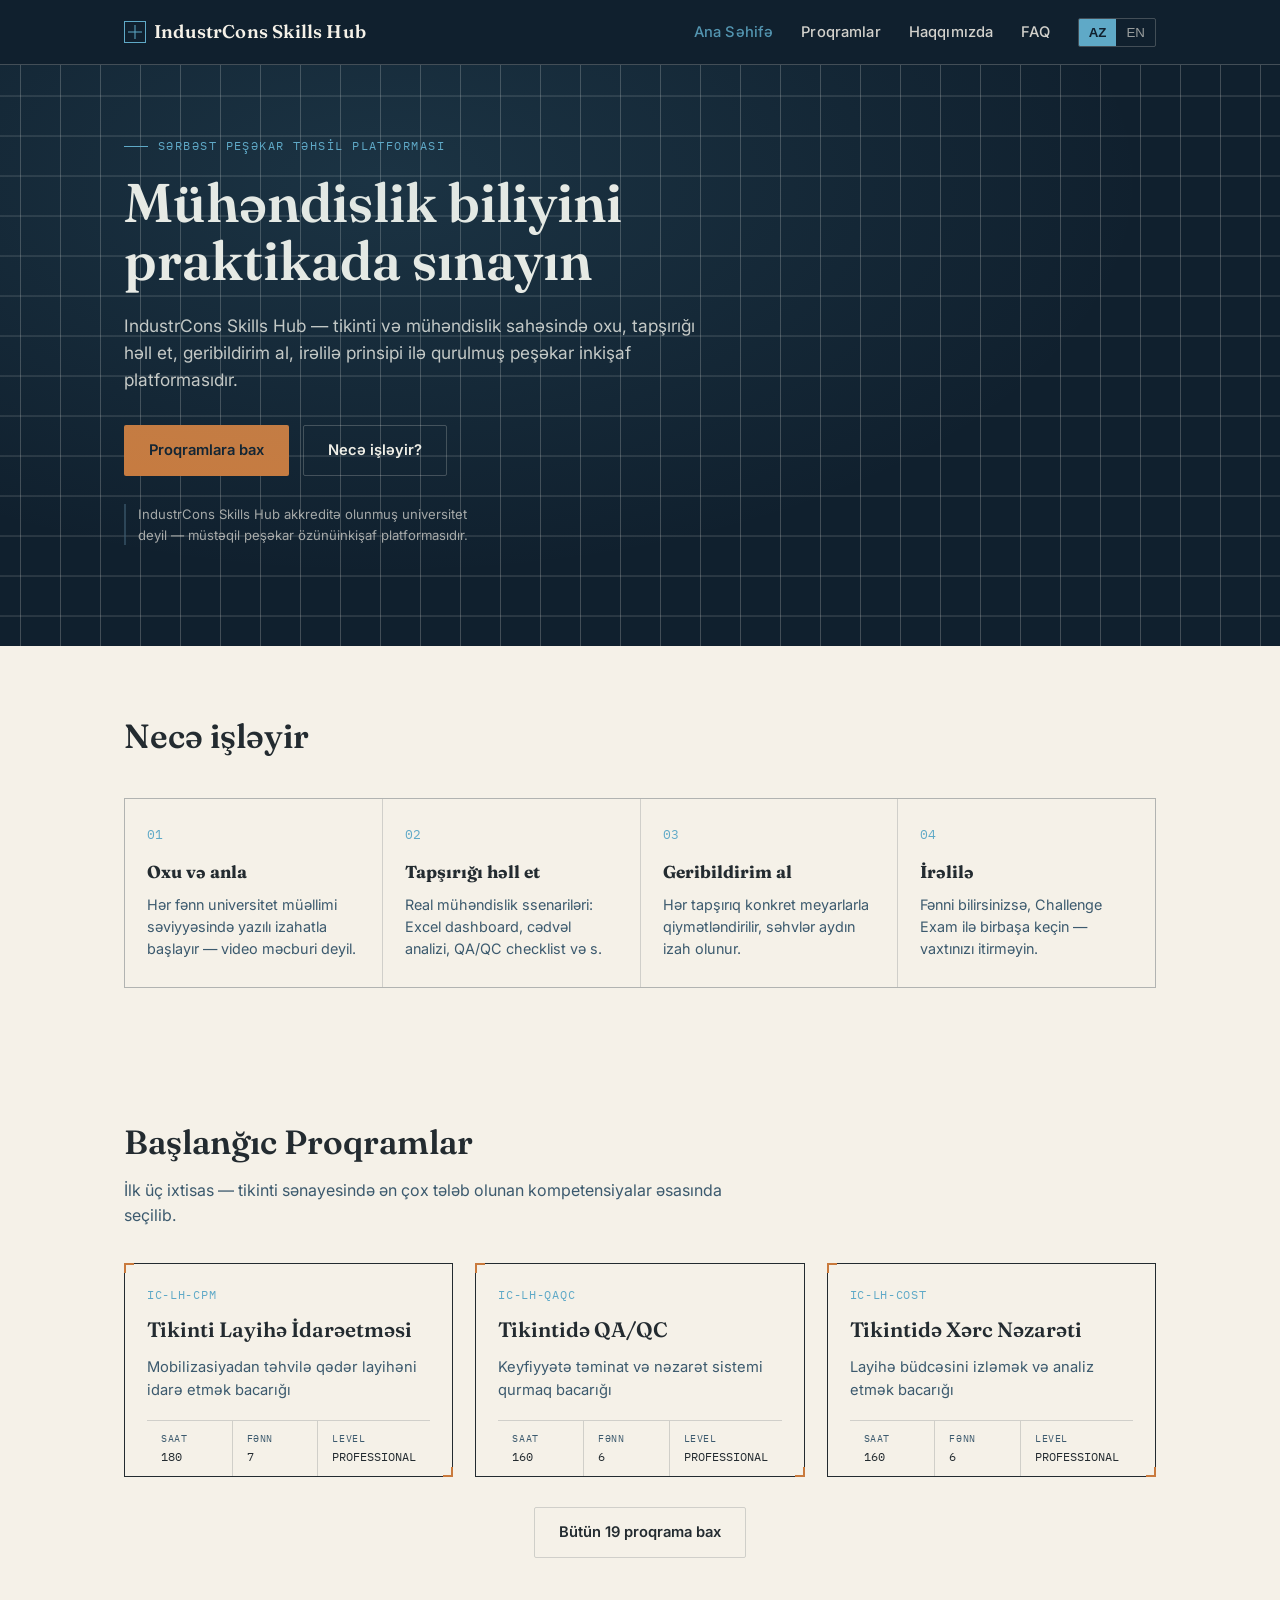
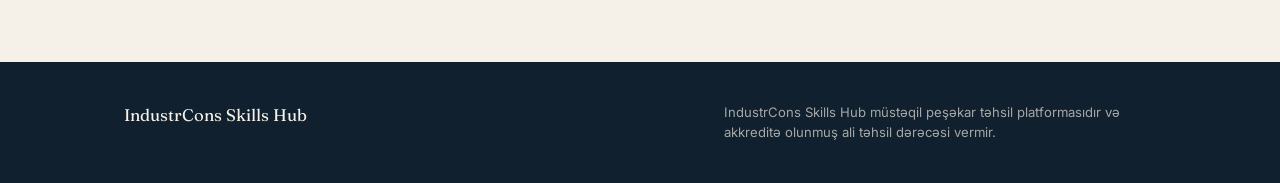
<file: index.html>
<!doctype html>
<html lang="az">
<head>
<meta charset="utf-8">
<meta name="viewport" content="width=device-width, initial-scale=1">
<title>IndustrCons Skills Hub</title>
<link rel="stylesheet" href="css/style.css">
</head>
<body>

<header id="site-header" class="site-header"></header>

<section class="hero">
  <div class="wrap">
    <div class="eyebrow" data-i18n="hero_eyebrow"></div>
    <h1 data-i18n="hero_title"></h1>
    <p class="sub" data-i18n="hero_sub"></p>
    <div class="hero-ctas">
      <a class="btn btn-primary" href="programs.html" data-i18n="hero_cta_primary"></a>
      <a class="btn btn-ghost" href="#how" data-i18n="hero_cta_secondary"></a>
    </div>
    <p class="hero-note" data-i18n="hero_note"></p>
  </div>
</section>

<section id="how">
  <div class="wrap">
    <div class="section-head">
      <h2 data-i18n="how_title"></h2>
    </div>
    <div class="how-grid">
      <div class="how-item"><div class="how-num">01</div><h3 data-i18n="how_1_t"></h3><p data-i18n="how_1_d"></p></div>
      <div class="how-item"><div class="how-num">02</div><h3 data-i18n="how_2_t"></h3><p data-i18n="how_2_d"></p></div>
      <div class="how-item"><div class="how-num">03</div><h3 data-i18n="how_3_t"></h3><p data-i18n="how_3_d"></p></div>
      <div class="how-item"><div class="how-num">04</div><h3 data-i18n="how_4_t"></h3><p data-i18n="how_4_d"></p></div>
    </div>
  </div>
</section>

<section>
  <div class="wrap">
    <div class="section-head">
      <h2 data-i18n="programs_title"></h2>
      <p data-i18n="programs_sub"></p>
    </div>
    <div class="card-grid" id="program-cards"></div>
    <div class="center" style="margin-top:30px;">
      <a class="btn btn-ghost" href="programs.html" id="see-all-link" style="border-color:var(--line);color:var(--graphite);"></a>
    </div>
  </div>
</section>

<footer id="site-footer" class="site-footer"></footer>

<script src="js/data.js"></script>
<script src="js/i18n.js"></script>
<script src="js/app.js"></script>
<script>
  document.documentElement.lang = getLang();
  initShell('home');

  const grid = document.getElementById('program-cards');
  const starterIds = ['cpm', 'qaqc', 'cost'];
  DB.programs.filter(p => starterIds.includes(p.id)).forEach(p => {
    const a = document.createElement('a');
    a.className = 'tb-card';
    a.href = `program.html?id=${p.id}`;
    a.innerHTML = `
      <div class="tb-corner tl"></div><div class="tb-corner br"></div>
      <div class="tb-code">${p.code}</div>
      <h3>${p.title[getLang()]}</h3>
      <p class="desc">${p.tagline[getLang()]}</p>
      <div class="tb-stamp">
        <div><span class="k">${t('program_hours')}</span>${p.hours}</div>
        <div><span class="k">${t('program_subjects')}</span>${p.subjects.length}</div>
        <div><span class="k">Level</span>${p.level}</div>
      </div>`;
    grid.appendChild(a);
  });
  const seeAll = document.getElementById('see-all-link');
  seeAll.textContent = getLang() === 'en'
    ? `See all ${DB.programs.length} programs`
    : `Bütün ${DB.programs.length} proqrama bax`;
</script>
</body>
</html>
</file>
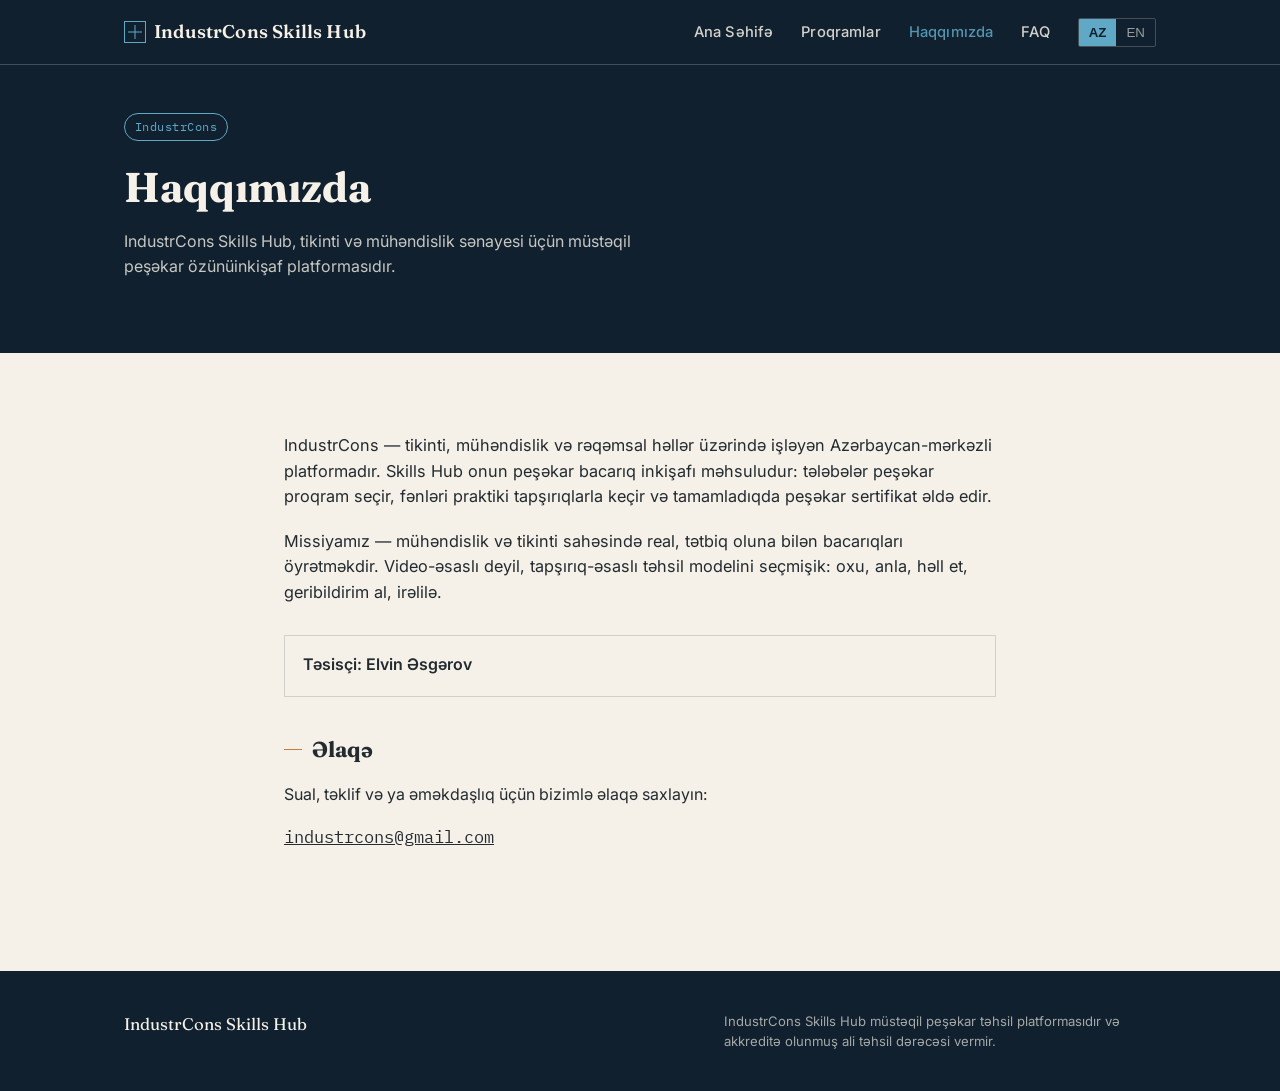
<file: about.html>
<!doctype html>
<html lang="az">
<head>
<meta charset="utf-8">
<meta name="viewport" content="width=device-width, initial-scale=1">
<title>About — IndustrCons Skills Hub</title>
<link rel="stylesheet" href="css/style.css">
</head>
<body>

<header id="site-header" class="site-header"></header>

<div class="detail-hero">
  <div class="wrap">
    <span class="pill">IndustrCons</span>
    <h1 data-i18n="about_title"></h1>
    <p class="tagline" data-i18n="about_lead"></p>
  </div>
</div>

<section>
  <div class="wrap" style="max-width:760px;">
    <p style="font-size:1.02rem;margin-bottom:20px;" data-i18n="about_body_1"></p>
    <p style="font-size:1.02rem;margin-bottom:30px;" data-i18n="about_body_2"></p>

    <div class="resource-card">
      <div class="r-title" data-i18n="about_founder"></div>
    </div>

    <div class="block" style="margin-top:36px;">
      <h2 data-i18n="contact_email_label"></h2>
      <p data-i18n="about_contact_lead"></p>
      <p style="font-family:var(--mono);font-size:1.05rem;">
        <a href="mailto:industrcons@gmail.com">industrcons@gmail.com</a>
      </p>
    </div>
  </div>
</section>

<footer id="site-footer" class="site-footer"></footer>

<script src="js/data.js"></script>
<script src="js/i18n.js"></script>
<script src="js/app.js"></script>
<script>
  document.documentElement.lang = getLang();
  initShell('about');
</script>
</body>
</html>
</file>
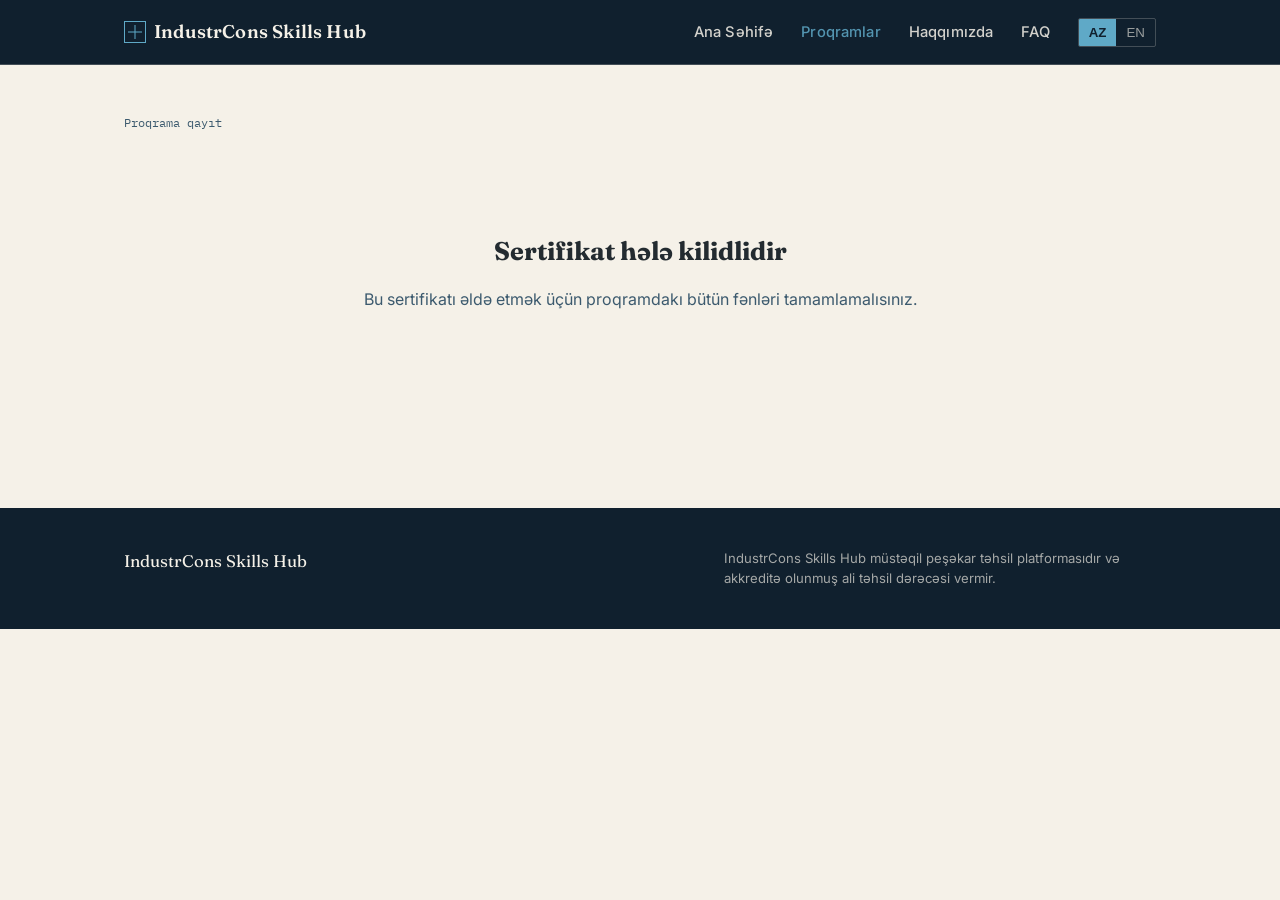
<file: certificate.html>
<!doctype html>
<html lang="az">
<head>
<meta charset="utf-8">
<meta name="viewport" content="width=device-width, initial-scale=1">
<title>Certificate — IndustrCons Skills Hub</title>
<link rel="stylesheet" href="css/style.css">
<style>
  .cert-page { padding: 48px 0 80px; }
  .cert-poster {
    background: var(--paper);
    border: 3px solid var(--ink);
    position: relative;
    padding: 56px 48px;
    max-width: 900px;
    margin: 0 auto;
  }
  .cert-poster::before {
    content: ""; position: absolute; inset: 12px;
    border: 1px solid var(--cyan);
    pointer-events: none;
  }
  .cert-inner { position: relative; text-align: center; }
  .cert-brand { display: flex; align-items: center; justify-content: center; gap: 10px; margin-bottom: 6px; }
  .cert-brand .mark { width: 26px; height: 26px; border: 2px solid var(--amber); position: relative; }
  .cert-brand .mark::before, .cert-brand .mark::after { content: ""; position: absolute; background: var(--amber); }
  .cert-brand .mark::before { top: 50%; left: 3px; right: 3px; height: 2px; transform: translateY(-50%); }
  .cert-brand .mark::after { left: 50%; top: 3px; bottom: 3px; width: 2px; transform: translateX(-50%); }
  .cert-brand span { font-family: var(--serif); font-weight: 600; font-size: 1.1rem; letter-spacing: 0.02em; }
  .cert-tagline { font-family: var(--mono); font-size: 0.68rem; color: var(--steel); letter-spacing: 0.06em; margin-bottom: 24px; }
  .cert-kicker { font-family: var(--mono); font-size: 0.75rem; letter-spacing: 0.14em; text-transform: uppercase; color: var(--cyan); margin-bottom: 10px; }
  .cert-title { font-family: var(--serif); font-weight: 600; font-size: 2rem; margin: 0 0 30px; }
  .cert-statement { color: var(--steel); font-size: 0.95rem; margin: 0 0 6px; }
  .cert-name { font-family: var(--serif); font-size: 1.9rem; font-weight: 600; margin: 8px 0 20px; padding-bottom: 10px; border-bottom: 2px solid var(--ink); display: inline-block; min-width: 60%; }
  .cert-program { font-family: var(--serif); font-size: 1.4rem; font-weight: 600; margin: 6px 0 30px; color: var(--steel); }
  .cert-meta {
    display: flex; justify-content: center; gap: 34px; flex-wrap: wrap;
    border-top: 1px solid var(--line); border-bottom: 1px solid var(--line);
    padding: 20px 0; margin-bottom: 26px;
  }
  .cert-meta div { text-align: center; }
  .cert-meta .k { font-family: var(--mono); font-size: 0.62rem; text-transform: uppercase; letter-spacing: 0.07em; color: var(--steel); display: block; margin-bottom: 4px; }
  .cert-meta .v { font-family: var(--mono); font-size: 0.88rem; color: var(--ink); }
  .cert-sign-row { display: flex; justify-content: space-between; align-items: flex-end; margin: 30px 0 10px; text-align: left; flex-wrap: wrap; gap: 20px; }
  .cert-sign-name { font-family: 'Fraunces', serif; font-style: italic; font-size: 1.3rem; border-bottom: 1px solid var(--graphite); padding-bottom: 4px; margin-bottom: 4px; display: inline-block; }
  .cert-sign-role { font-size: 0.78rem; color: var(--steel); }
  .cert-qr img { width: 96px; height: 96px; border: 1px solid var(--line); }
  .cert-linkedin { font-family: var(--mono); font-size: 0.78rem; color: var(--cyan); margin-bottom: 8px; }
  .cert-verify-note { font-size: 0.76rem; color: var(--steel); max-width: 50ch; margin: 0 auto 4px; }
  .cert-disclaimer { font-size: 0.7rem; color: var(--steel); max-width: 56ch; margin: 16px auto 0; opacity: 0.8; }
  .cert-actions { text-align: center; margin-top: 28px; display: flex; gap: 12px; justify-content: center; flex-wrap: wrap; }

  .name-gate { max-width: 480px; margin: 60px auto; text-align: center; }
  .name-gate input {
    width: 100%; padding: 14px 16px; font-family: var(--serif); font-size: 1.2rem; text-align: center;
    border: 1px solid var(--graphite); margin: 18px 0; background: var(--paper);
  }
  .share-box { max-width: 640px; margin: 40px auto 0; border: 1px solid var(--line); padding: 24px; }
  .share-box h3 { font-family: var(--serif); margin: 0 0 8px; }
  .share-box textarea {
    width: 100%; min-height: 160px; font-family: var(--sans); font-size: 0.86rem; padding: 12px;
    border: 1px solid var(--line); margin: 14px 0; resize: vertical;
  }

  @media print {
    .site-header, .site-footer, .cert-actions, .breadcrumb-row, .share-box, .name-gate { display: none !important; }
    body { background: white; }
    section.cert-page { padding: 0; }
    .cert-poster { border-width: 2px; box-shadow: none; }
  }
</style>
</head>
<body>

<header id="site-header" class="site-header"></header>

<section class="cert-page">
  <div class="wrap">
    <div class="breadcrumb breadcrumb-row"><a href="#" id="back-link" data-i18n="dip_back_to_program"></a></div>

    <div id="locked-view" style="display:none;text-align:center;padding:60px 20px;">
      <h1 style="font-family:var(--serif);font-size:1.6rem;margin-bottom:12px;" data-i18n="dip_locked_title"></h1>
      <p class="muted" data-i18n="dip_locked_body"></p>
    </div>

    <div id="name-gate" class="name-gate" style="display:none;">
      <div class="cert-kicker" data-i18n="dip_kicker" style="text-align:center;"></div>
      <h1 style="font-family:var(--serif);font-size:1.5rem;" id="name-gate-title"></h1>
      <p class="muted" data-i18n="dip_name_prompt"></p>
      <input type="text" id="name-gate-input" data-i18n-placeholder="dip_name_placeholder">
      <p style="font-size:0.8rem;color:var(--steel);" data-i18n="dip_name_note"></p>
      <button class="btn btn-primary" id="name-gate-confirm" data-i18n="dip_confirm_name"></button>
    </div>

    <div id="cert-view" style="display:none;">
      <div class="cert-poster">
        <div class="cert-inner">
          <div class="cert-brand"><span class="mark"></span><span id="cert-brand-text"></span></div>
          <div class="cert-tagline" id="cert-tagline"></div>
          <div class="cert-kicker" data-i18n="dip_kicker"></div>
          <h1 class="cert-title" id="cert-title"></h1>

          <p class="cert-statement" id="cert-awarded-to"></p>
          <div class="cert-name" id="cert-name"></div>
          <p class="cert-statement" id="cert-awarded-for"></p>
          <p class="cert-program" id="cert-program"></p>

          <div class="cert-meta">
            <div><span class="k" data-i18n="dip_cred_label"></span><span class="v" id="cert-id"></span></div>
            <div><span class="k" data-i18n="dip_verify_code_label"></span><span class="v" id="cert-vcode"></span></div>
            <div><span class="k" data-i18n="dip_date_label"></span><span class="v" id="cert-date"></span></div>
            <div><span class="k" data-i18n="dip_level_label"></span><span class="v" id="cert-level"></span></div>
          </div>

          <div class="cert-sign-row">
            <div>
              <div class="cert-sign-name" id="cert-founder-name"></div>
              <div class="cert-sign-role" id="cert-founder-role"></div>
            </div>
            <div class="cert-qr"><img id="cert-qr-img" alt="QR"></div>
          </div>

          <div class="cert-linkedin" id="cert-linkedin"></div>
          <p class="cert-verify-note" data-i18n="dip_verify_note"></p>
          <p class="cert-disclaimer" data-i18n="dip_disclaimer"></p>
        </div>
      </div>

      <div class="cert-actions">
        <button class="btn btn-primary" id="print-btn" data-i18n="dip_print"></button>
        <a class="btn btn-ghost" id="verify-btn" href="#" target="_blank" data-i18n="dip_verify_btn"></a>
      </div>

      <div class="share-box">
        <h3 data-i18n="share_title"></h3>
        <p class="muted" data-i18n="share_lead"></p>
        <textarea id="share-text" readonly></textarea>
        <div style="display:flex;gap:10px;flex-wrap:wrap;">
          <button class="btn btn-primary" id="copy-post-btn" data-i18n="share_copy_btn"></button>
          <a class="btn btn-ghost" id="linkedin-open-btn" href="#" target="_blank" data-i18n="share_open_btn"></a>
        </div>
      </div>
    </div>
  </div>
</section>

<footer id="site-footer" class="site-footer"></footer>

<script src="js/data.js"></script>
<script src="js/i18n.js"></script>
<script src="js/app.js"></script>
<script>
  document.documentElement.lang = getLang();
  initShell('programs');

  const params = new URLSearchParams(location.search);
  const prog = DB.programs.find(p => p.id === params.get('program'));
  const lang = getLang();
  document.getElementById('back-link').href = prog ? `program.html?id=${prog.id}` : 'programs.html';

  if (!prog) {
    document.getElementById('locked-view').style.display = 'block';
  } else {
    const comp = programCompletion(prog);
    if (!comp.complete) {
      document.getElementById('locked-view').style.display = 'block';
    } else {
      const rec = getDiplomaRecord(prog);

      if (!rec.name) {
        document.getElementById('name-gate').style.display = 'block';
        document.getElementById('name-gate-title').textContent = t('dip_title_prefix');
        const input = document.getElementById('name-gate-input');
        input.placeholder = t('dip_name_placeholder');
        document.getElementById('name-gate-confirm').addEventListener('click', () => {
          const val = input.value.trim();
          if (!val) { input.focus(); return; }
          saveDiplomaName(rec.certId, val);
          location.reload();
        });
      } else {
        renderCert(rec);
      }
    }
  }

  function renderCert(rec) {
    document.getElementById('cert-view').style.display = 'block';

    document.getElementById('cert-brand-text').textContent = t('brand');
    document.getElementById('cert-tagline').textContent = t('brand_tagline');
    document.getElementById('cert-title').textContent = t('dip_title_prefix');
    document.getElementById('cert-awarded-to').textContent = t('dip_awarded_to');
    document.getElementById('cert-name').textContent = rec.name;
    document.getElementById('cert-awarded-for').textContent = t('dip_awarded_for');
    document.getElementById('cert-program').textContent = prog.title[lang];
    document.getElementById('cert-id').textContent = rec.certId;
    document.getElementById('cert-vcode').textContent = rec.verifyCode;
    document.getElementById('cert-date').textContent = formatFullDate(rec.date, lang);
    document.getElementById('cert-level').textContent = rec.level;
    document.getElementById('cert-founder-name').textContent = t('dip_founder');
    document.getElementById('cert-founder-role').textContent = `${t('dip_founder_title')} — ${t('dip_founder_org')}`;
    document.getElementById('cert-linkedin').textContent = 'IndustrCons — linkedin.com/company/industrcons';

    const verifyUrl = `${location.origin}${location.pathname.replace(/certificate\.html.*$/, '')}verify.html?id=${rec.certId}`;
    document.getElementById('cert-qr-img').src = `https://api.qrserver.com/v1/create-qr-code/?size=180x180&data=${encodeURIComponent(verifyUrl)}`;
    document.getElementById('verify-btn').href = verifyUrl;

    document.getElementById('print-btn').addEventListener('click', () => window.print());

    const postText = buildLinkedInPost(prog, rec, lang);
    document.getElementById('share-text').value = postText;
    document.getElementById('copy-post-btn').addEventListener('click', () => {
      navigator.clipboard.writeText(postText).then(() => {
        const btn = document.getElementById('copy-post-btn');
        const old = btn.textContent;
        btn.textContent = t('share_copied');
        setTimeout(() => btn.textContent = old, 1600);
      });
    });
    document.getElementById('linkedin-open-btn').href = `https://www.linkedin.com/sharing/share-offsite/?url=${encodeURIComponent(verifyUrl)}`;
  }
</script>
</body>
</html>
</file>
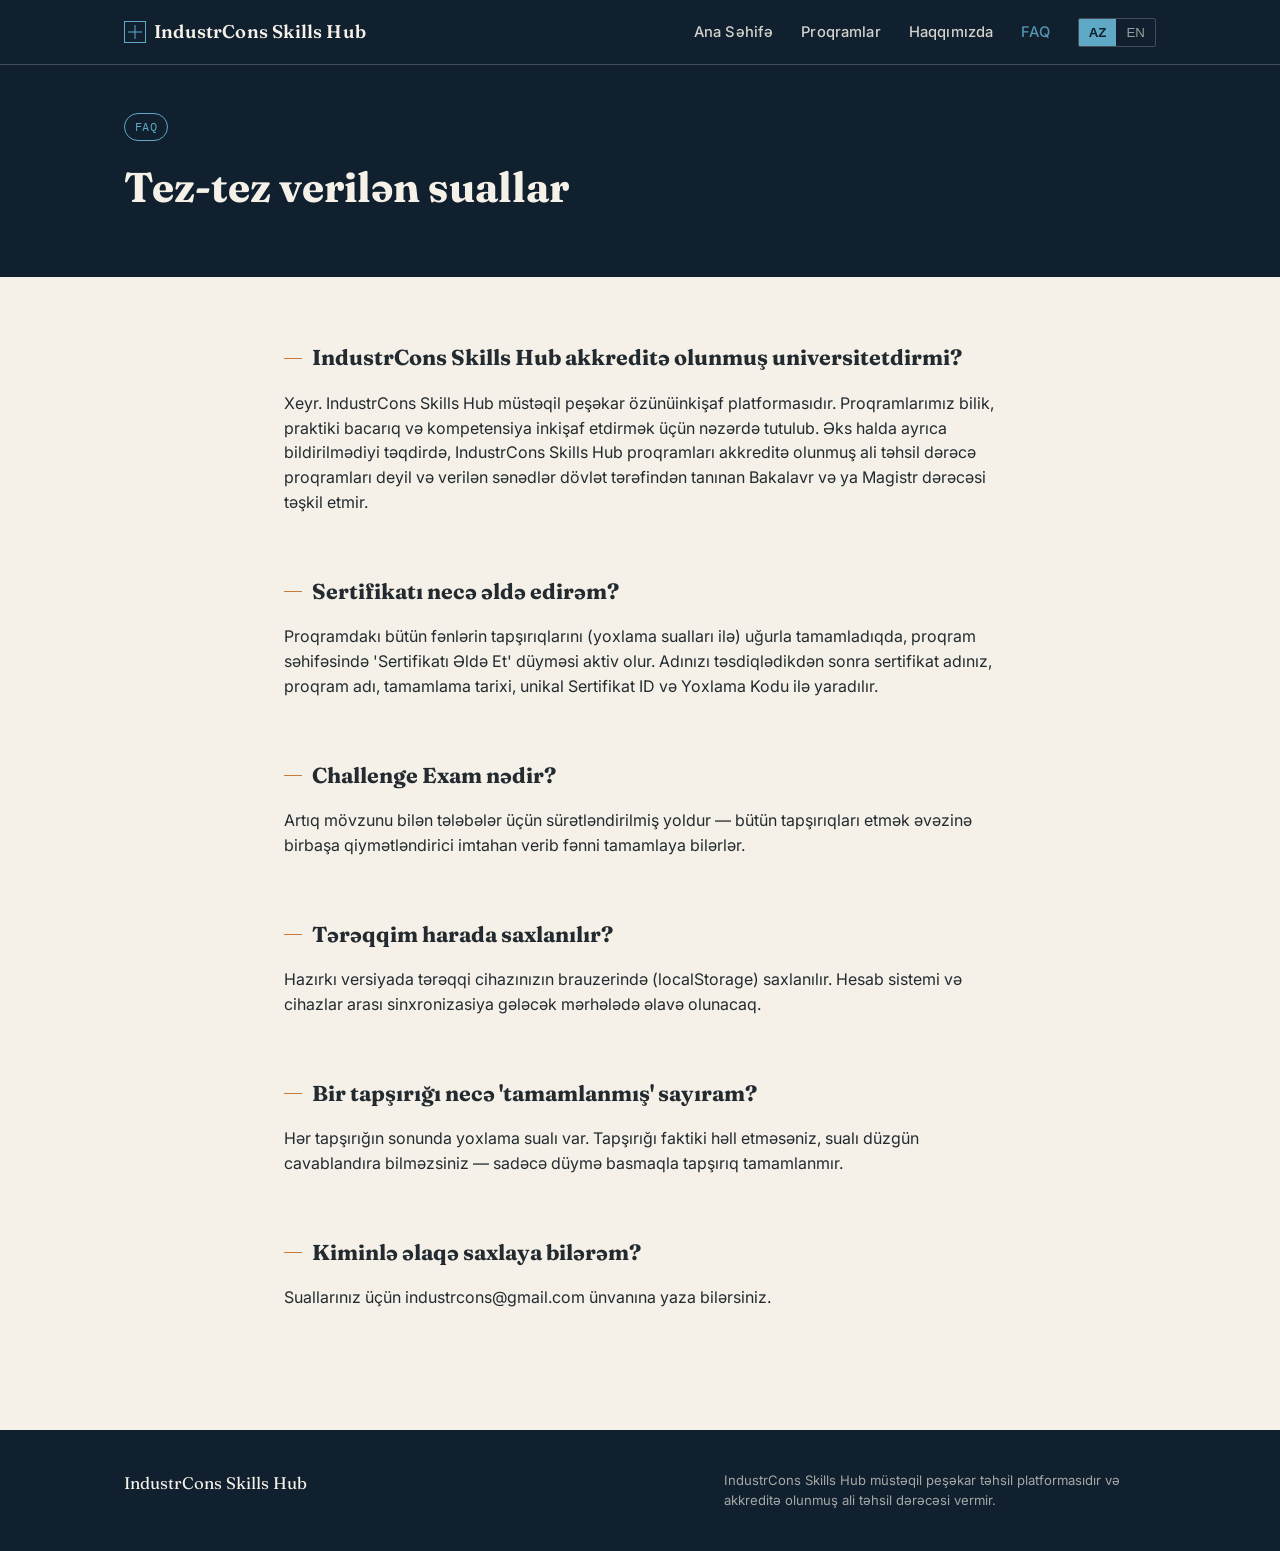
<file: faq.html>
<!doctype html>
<html lang="az">
<head>
<meta charset="utf-8">
<meta name="viewport" content="width=device-width, initial-scale=1">
<title>FAQ — IndustrCons Skills Hub</title>
<link rel="stylesheet" href="css/style.css">
</head>
<body>

<header id="site-header" class="site-header"></header>

<div class="detail-hero">
  <div class="wrap">
    <span class="pill">FAQ</span>
    <h1 data-i18n="faq_title"></h1>
  </div>
</div>

<section>
  <div class="wrap" style="max-width:760px;">
    <div class="stack" id="faq-list"></div>
  </div>
</section>

<footer id="site-footer" class="site-footer"></footer>

<script src="js/data.js"></script>
<script src="js/i18n.js"></script>
<script src="js/app.js"></script>
<script>
  document.documentElement.lang = getLang();
  initShell('faq');

  const items = [
    ['faq_q1','faq_a1'], ['faq_q2','faq_a2'], ['faq_q3','faq_a3'],
    ['faq_q4','faq_a4'], ['faq_q5','faq_a5'], ['faq_q6','faq_a6']
  ];
  const list = document.getElementById('faq-list');
  items.forEach(([q, a]) => {
    const div = document.createElement('div');
    div.className = 'block';
    div.innerHTML = `<h2>${t(q)}</h2><p>${t(a)}</p>`;
    list.appendChild(div);
  });
</script>
</body>
</html>
</file>
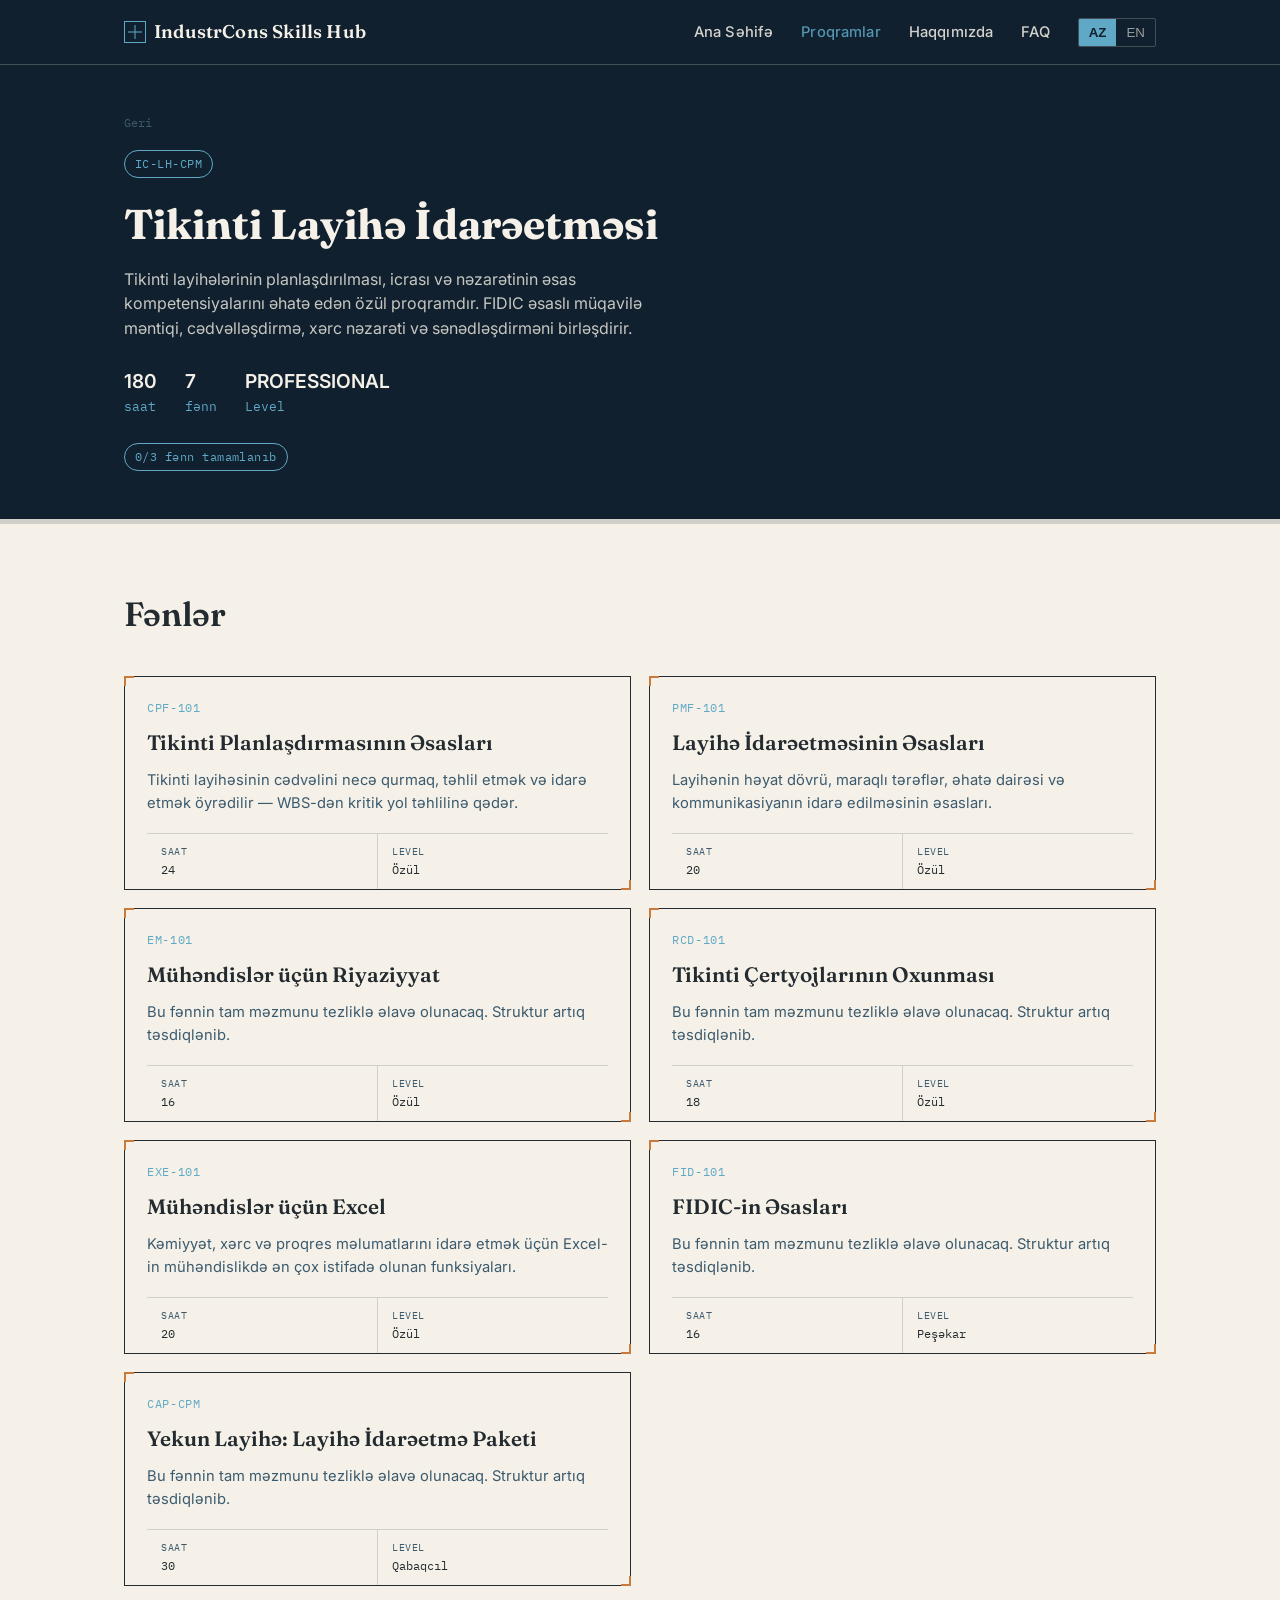
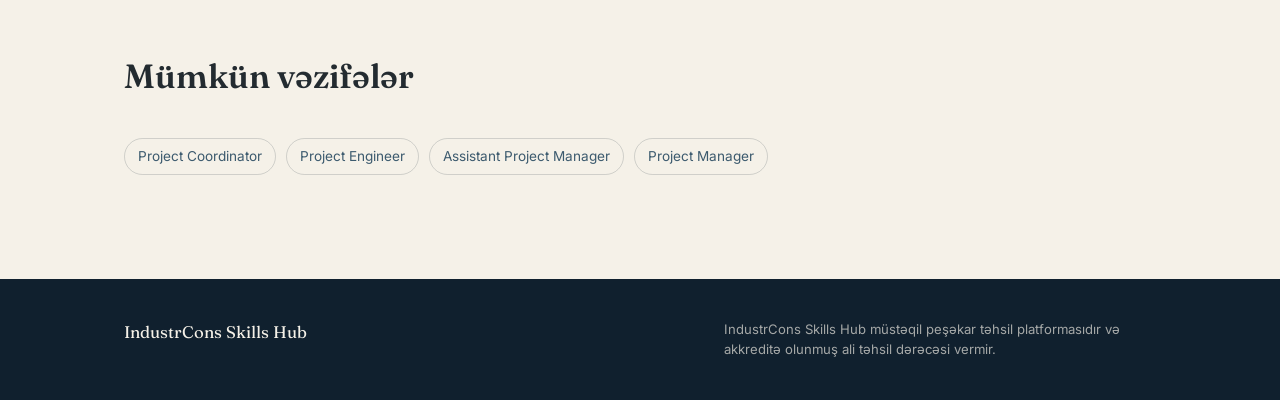
<file: program.html>
<!doctype html>
<html lang="az">
<head>
<meta charset="utf-8">
<meta name="viewport" content="width=device-width, initial-scale=1">
<title>Program — IndustrCons Skills Hub</title>
<link rel="stylesheet" href="css/style.css">
</head>
<body>

<header id="site-header" class="site-header"></header>

<div class="detail-hero">
  <div class="wrap">
    <div class="breadcrumb"><a href="programs.html" data-i18n="back"></a></div>
    <span class="pill" id="p-code"></span>
    <h1 id="p-title"></h1>
    <p class="tagline" id="p-desc"></p>
    <div class="meta-row" id="p-meta"></div>
    <div id="diploma-cta" style="margin-top:26px;"></div>
  </div>
</div>
<div class="progress-track"><div class="progress-fill" id="prog-fill"></div></div>

<section>
  <div class="wrap">
    <div class="section-head">
      <h2 data-i18n="subjects_title"></h2>
    </div>
    <div class="subject-grid" id="subject-cards"></div>
  </div>
</section>

<section style="padding-top:0;">
  <div class="wrap">
    <div class="section-head">
      <h2 data-i18n="roles_title"></h2>
    </div>
    <div class="role-list" id="role-list"></div>
  </div>
</section>

<footer id="site-footer" class="site-footer"></footer>

<script src="js/data.js"></script>
<script src="js/i18n.js"></script>
<script src="js/app.js"></script>
<script>
  document.documentElement.lang = getLang();
  initShell('programs');

  const params = new URLSearchParams(location.search);
  const prog = DB.programs.find(p => p.id === params.get('id')) || DB.programs[0];
  const lang = getLang();

  document.getElementById('p-code').textContent = prog.code;
  document.getElementById('p-title').textContent = prog.title[lang];
  document.getElementById('p-desc').textContent = prog.description[lang];
  document.getElementById('p-meta').innerHTML = `
    <span><b>${prog.hours}</b>${t('program_hours')}</span>
    <span><b>${prog.subjects.length}</b>${t('program_subjects')}</span>
    <span><b>${prog.level}</b>Level</span>`;

  const sgrid = document.getElementById('subject-cards');
  prog.subjects.forEach(sid => {
    const s = DB.subjects[sid];
    if (!s) return;
    const a = document.createElement('a');
    a.className = 'tb-card';
    a.href = `subject.html?id=${sid}`;
    a.innerHTML = `
      <div class="tb-corner tl"></div><div class="tb-corner br"></div>
      <div class="tb-code">${s.code}</div>
      <h3>${s.title[lang]}</h3>
      <p class="desc">${(s.description && s.description[lang]) || (s.stub ? t('coming_soon') : '')}</p>
      <div class="tb-stamp">
        <div><span class="k">${t('program_hours')}</span>${s.hours}</div>
        <div><span class="k">Level</span>${difficultyLabel(s.difficulty)}</div>
      </div>`;
    sgrid.appendChild(a);
  });

  const roles = document.getElementById('role-list');
  prog.roles.forEach(r => {
    const span = document.createElement('span');
    span.textContent = r;
    roles.appendChild(span);
  });

  const comp = programCompletion(prog);
  document.getElementById('prog-fill').style.width = comp.percent + '%';
  const cta = document.getElementById('diploma-cta');
  if (comp.complete) {
    cta.innerHTML = `<a class="btn btn-primary" href="certificate.html?program=${prog.id}">${t('get_diploma')}</a>`;
  } else if (comp.total > 0) {
    cta.innerHTML = `<span class="pill">${comp.done}/${comp.total} ${t('subjects_done_count')}</span>`;
  }
</script>
</body>
</html>
</file>
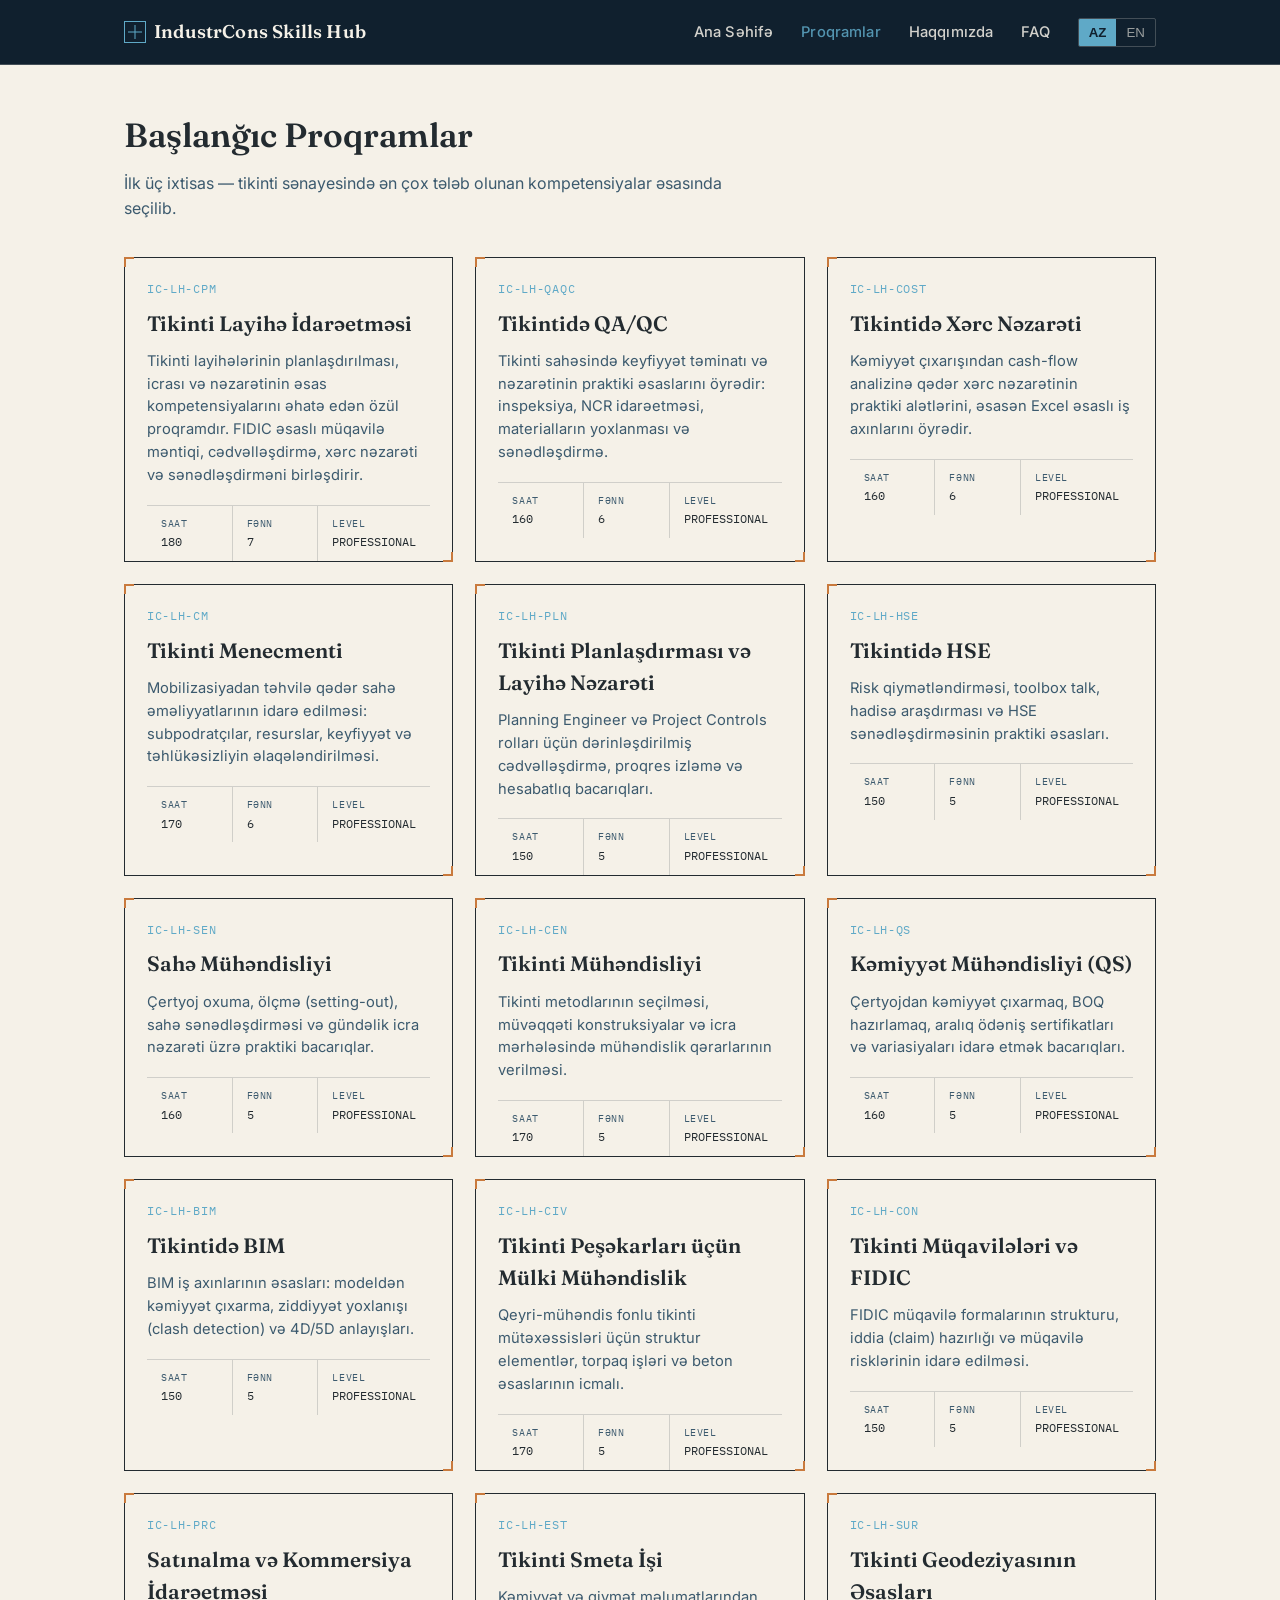
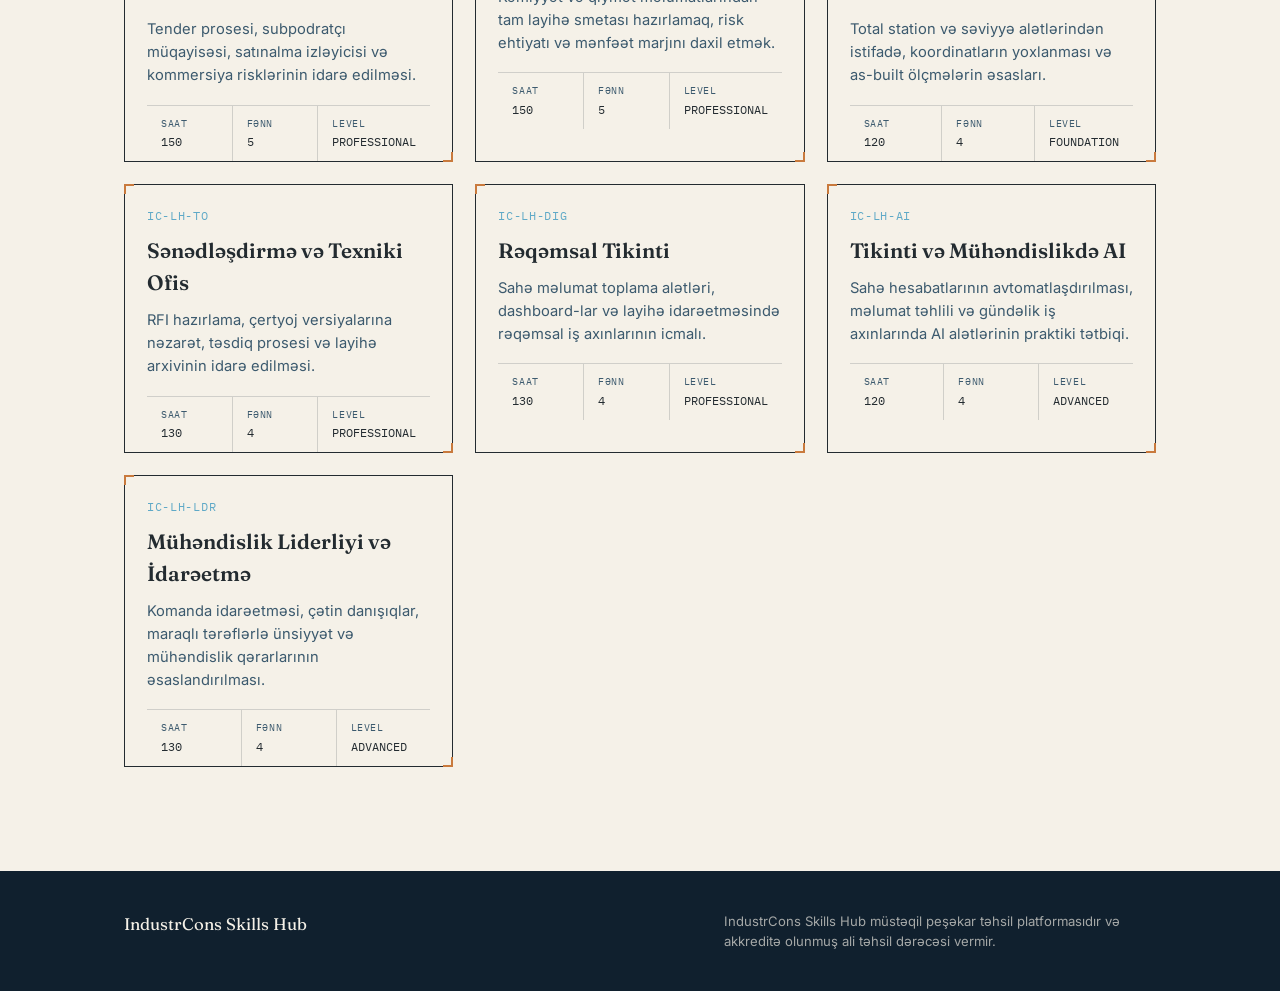
<file: programs.html>
<!doctype html>
<html lang="az">
<head>
<meta charset="utf-8">
<meta name="viewport" content="width=device-width, initial-scale=1">
<title>Programs — IndustrCons Skills Hub</title>
<link rel="stylesheet" href="css/style.css">
</head>
<body>

<header id="site-header" class="site-header"></header>

<section style="padding-top:44px;">
  <div class="wrap">
    <div class="section-head">
      <h2 data-i18n="programs_title"></h2>
      <p data-i18n="programs_sub"></p>
    </div>
    <div class="card-grid" id="program-cards"></div>
  </div>
</section>

<footer id="site-footer" class="site-footer"></footer>

<script src="js/data.js"></script>
<script src="js/i18n.js"></script>
<script src="js/app.js"></script>
<script>
  document.documentElement.lang = getLang();
  initShell('programs');

  const grid = document.getElementById('program-cards');
  DB.programs.forEach(p => {
    const a = document.createElement('a');
    a.className = 'tb-card';
    a.href = `program.html?id=${p.id}`;
    a.innerHTML = `
      <div class="tb-corner tl"></div><div class="tb-corner br"></div>
      <div class="tb-code">${p.code}</div>
      <h3>${p.title[getLang()]}</h3>
      <p class="desc">${p.description[getLang()]}</p>
      <div class="tb-stamp">
        <div><span class="k">${t('program_hours')}</span>${p.hours}</div>
        <div><span class="k">${t('program_subjects')}</span>${p.subjects.length}</div>
        <div><span class="k">Level</span>${p.level}</div>
      </div>`;
    grid.appendChild(a);
  });
</script>
</body>
</html>
</file>
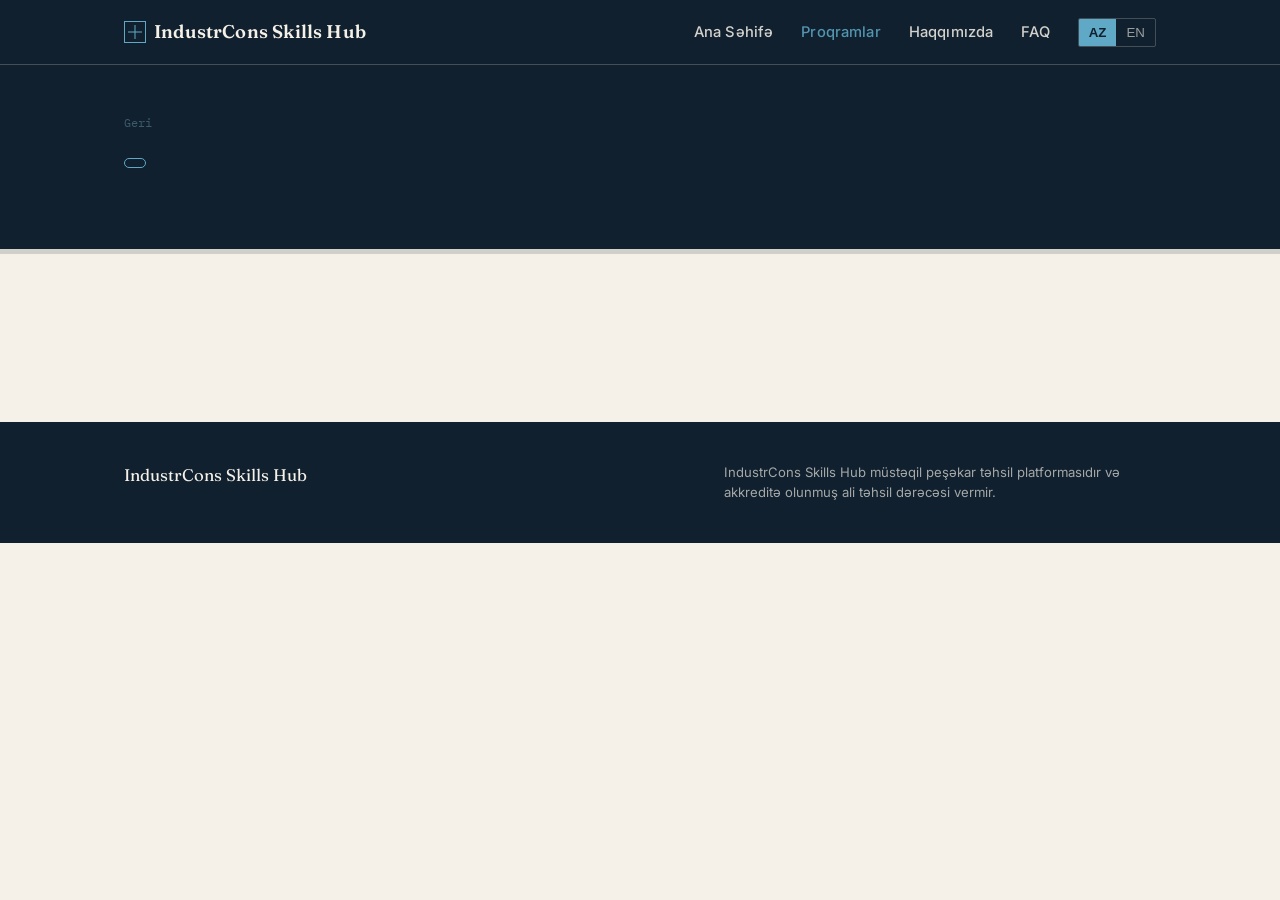
<file: subject.html>
<!doctype html>
<html lang="az">
<head>
<meta charset="utf-8">
<meta name="viewport" content="width=device-width, initial-scale=1">
<title>Subject — IndustrCons Skills Hub</title>
<link rel="stylesheet" href="css/style.css">
</head>
<body>

<header id="site-header" class="site-header"></header>

<div class="detail-hero">
  <div class="wrap">
    <div class="breadcrumb"><a href="#" id="p-back" data-i18n="back"></a></div>
    <span class="pill" id="s-code"></span>
    <h1 id="s-title"></h1>
    <p class="tagline" id="s-desc"></p>
    <div class="meta-row" id="s-meta"></div>
  </div>
</div>
<div class="progress-track"><div class="progress-fill" id="progress-fill"></div></div>

<section>
  <div class="wrap">
    <div id="path-choice" style="display:none;max-width:760px;margin:0 auto;">
      <div class="section-head center" style="margin:0 auto 28px;">
        <h2 data-i18n="two_paths_title"></h2>
      </div>
      <div class="card-grid" style="grid-template-columns:1fr 1fr;">
        <div class="tb-card" style="cursor:pointer;" id="choose-learn">
          <div class="tb-corner tl"></div><div class="tb-corner br"></div>
          <h3 data-i18n="path_learn_title"></h3>
          <p class="desc" data-i18n="path_learn_desc"></p>
          <div class="tb-stamp"><div style="text-align:center;"><span class="btn btn-primary btn-block" data-i18n="path_learn_btn"></span></div></div>
        </div>
        <div class="tb-card" style="cursor:pointer;" id="choose-challenge">
          <div class="tb-corner tl"></div><div class="tb-corner br"></div>
          <h3 data-i18n="path_challenge_title"></h3>
          <p class="desc" data-i18n="path_challenge_desc"></p>
          <div class="tb-stamp"><div style="text-align:center;"><span class="btn btn-ghost btn-block" data-i18n="path_challenge_btn"></span></div></div>
        </div>
      </div>
    </div>

    <div id="challenge-view" class="stack" style="display:none;max-width:700px;margin:0 auto;"></div>

    <div id="full-content" class="stack" style="display:none;">

      <div class="block">
        <h2 data-i18n="why_title"></h2>
        <p id="s-why"></p>
      </div>

      <div class="block">
        <h2 data-i18n="outcomes_title"></h2>
        <ul class="outcomes-list" id="s-outcomes"></ul>
      </div>

      <div class="block">
        <h2 data-i18n="modules_title"></h2>
        <ol class="module-list" id="s-modules"></ol>
      </div>

      <div class="block">
        <h2 data-i18n="resources_title"></h2>
        <div id="s-resources"></div>
      </div>

      <div class="block">
        <h2 data-i18n="tasks_title"></h2>
        <div id="s-tasks"></div>
      </div>

      <div class="block">
        <h2 data-i18n="assessment_title"></h2>
        <p id="s-assessment"></p>
        <p class="muted" id="s-challenge" style="margin-top:10px;font-size:0.9rem;"></p>
      </div>

    </div>

    <div id="stub-content" style="display:none;">
      <div class="coming-soon-box" data-i18n="coming_soon"></div>
    </div>
  </div>
</section>

<footer id="site-footer" class="site-footer"></footer>

<script src="js/data.js"></script>
<script src="js/i18n.js"></script>
<script src="js/app.js"></script>
<script>
  document.documentElement.lang = getLang();
  initShell('programs');

  const params = new URLSearchParams(location.search);
  const sid = params.get('id');
  const s = DB.subjects[sid];
  const lang = getLang();

  const parentProgram = DB.programs.find(p => p.subjects.includes(sid));
  document.getElementById('p-back').href = parentProgram ? `program.html?id=${parentProgram.id}` : 'programs.html';

  document.getElementById('s-code').textContent = s.code;
  document.getElementById('s-title').textContent = s.title[lang];
  document.getElementById('s-desc').textContent = (s.description && s.description[lang]) || '';
  document.getElementById('s-meta').innerHTML = `
    <span><b>${s.hours}</b>${t('program_hours')}</span>
    <span><b>${difficultyLabel(s.difficulty)}</b>Level</span>`;

  if (s.stub) {
    document.getElementById('stub-content').style.display = 'block';
  } else {
    const alreadyComplete = isSubjectComplete(sid);

    function showLearnView() {
      document.getElementById('path-choice').style.display = 'none';
      document.getElementById('challenge-view').style.display = 'none';
      document.getElementById('full-content').style.display = 'flex';
    }

    function showChallengeView() {
      document.getElementById('path-choice').style.display = 'none';
      document.getElementById('full-content').style.display = 'none';
      const cv = document.getElementById('challenge-view');
      cv.style.display = 'flex';
      cv.innerHTML = s.tasks.map((task, i) => {
        const c = task.check;
        const widget = c.type === 'mc'
          ? c.options[lang].map((opt, oi) => `
              <label style="display:flex;gap:8px;align-items:flex-start;margin-bottom:8px;font-size:0.92rem;cursor:pointer;">
                <input type="radio" name="ch-${task.id}" value="${oi}"><span>${opt}</span>
              </label>`).join('')
          : `<input type="text" class="ch-text-input" data-task="${task.id}" placeholder="${t('check_placeholder')}" style="width:100%;padding:10px 12px;border:1px solid var(--line);font-family:var(--sans);">`;
        return `
          <div class="block">
            <h2>${i+1}. ${task.check.question[lang]}</h2>
            <div class="challenge-q" data-task="${task.id}">${widget}</div>
          </div>`;
      }).join('') + `
        <div style="text-align:center;">
          <button class="btn btn-primary" id="challenge-submit-btn">${t('challenge_submit')}</button>
          <div id="challenge-result" style="margin-top:20px;"></div>
        </div>`;

      document.getElementById('challenge-submit-btn').addEventListener('click', () => {
        let correct = 0;
        s.tasks.forEach(task => {
          const c = task.check;
          let ok = false;
          if (c.type === 'mc') {
            const picked = document.querySelector(`input[name="ch-${task.id}"]:checked`);
            ok = picked && parseInt(picked.value, 10) === c.correct;
          } else {
            const input = document.querySelector(`.ch-text-input[data-task="${task.id}"]`);
            const val = (input.value || '').trim().toLowerCase();
            ok = c.answers.some(a => a.toLowerCase() === val);
          }
          if (ok) { correct++; setTaskDone(sid, task.id, true); }
        });
        const pct = Math.round((correct / s.tasks.length) * 100);
        const pass = pct >= 70;
        const resultEl = document.getElementById('challenge-result');
        resultEl.innerHTML = `
          <p style="font-family:var(--mono);font-size:1.4rem;color:${pass ? 'var(--cyan)' : 'var(--amber)'};font-weight:600;">${t('challenge_score_label')}: ${pct}%</p>
          <p>${pass ? t('challenge_pass') : t('challenge_fail')}</p>
          ${!pass ? `<button class="btn btn-ghost" id="back-to-learn-btn">${t('challenge_back_to_learn')}</button>` : ''}`;
        if (!pass) {
          document.getElementById('back-to-learn-btn').addEventListener('click', showLearnView);
        }
      });
    }

    if (alreadyComplete) {
      showLearnView();
    } else {
      document.getElementById('path-choice').style.display = 'block';
      document.getElementById('choose-learn').addEventListener('click', showLearnView);
      document.getElementById('choose-challenge').addEventListener('click', showChallengeView);
    }

    document.getElementById('s-why').textContent = s.why[lang];

    const oc = document.getElementById('s-outcomes');
    s.outcomes[lang].forEach(o => { const li = document.createElement('li'); li.textContent = o; oc.appendChild(li); });

    const mod = document.getElementById('s-modules');
    s.modules[lang].forEach(m => { const li = document.createElement('li'); li.textContent = m; mod.appendChild(li); });

    const res = document.getElementById('s-resources');
    s.resources.forEach(r => {
      const div = document.createElement('div');
      div.className = 'resource-card';
      div.innerHTML = `
        <div class="r-title">${r.title}</div>
        <div class="r-org">${r.org} — ${r.type[lang]}</div>
        <div class="r-why">${r.why[lang]}</div>`;
      res.appendChild(div);
    });

    const tasksEl = document.getElementById('s-tasks');
    s.tasks.forEach(task => {
      const card = document.createElement('div');
      card.className = 'task-card';
      const done = isTaskDone(sid, task.id);

      let checkHtml = '';
      if (task.check.type === 'mc') {
        checkHtml = task.check.options[lang].map((opt, i) => `
          <label style="display:flex;gap:8px;align-items:flex-start;margin-bottom:8px;font-size:0.92rem;cursor:pointer;">
            <input type="radio" name="check-${task.id}" value="${i}" ${done ? 'disabled' : ''}>
            <span>${opt}</span>
          </label>`).join('');
      } else {
        checkHtml = `<input type="text" class="check-text-input" placeholder="${t('check_placeholder')}" ${done ? 'disabled' : ''} style="width:100%;padding:10px 12px;border:1px solid var(--line);font-family:var(--sans);font-size:0.92rem;">`;
      }

      card.innerHTML = `
        <div class="task-head">
          <h3>${task.title[lang]}</h3>
          <span class="task-diff">${difficultyLabel(task.difficulty)}</span>
        </div>
        <div class="task-body">
          <div class="task-field"><span class="lbl">${t('scenario_label')}</span><p>${task.role[lang]} ${task.scenario[lang]}</p></div>
          <div class="task-field"><span class="lbl">${t('mentor_label')}</span><div class="mentor-box">${task.mentor[lang]}</div></div>
          <div class="task-field"><span class="lbl">${t('instructions_label')}</span><p>${task.instructions[lang]}</p></div>
          <div class="task-field"><span class="lbl">${t('criteria_label')}</span><ul class="crit-list">${task.criteria[lang].map(c=>`<li>${c}</li>`).join('')}</ul></div>
          <div class="task-field" style="border-top:1px dashed var(--line);padding-top:14px;">
            <span class="lbl">${t('check_label')}</span>
            <p style="font-weight:600;margin-bottom:10px;">${task.check.question[lang]}</p>
            <div class="check-widget" data-task="${task.id}">${checkHtml}</div>
            ${!done ? `<button class="mark-btn check-submit-btn" data-task="${task.id}" style="margin-top:8px;">${t('check_submit')}</button>` : ''}
            <div class="check-feedback" data-task="${task.id}" style="margin-top:8px;font-size:0.88rem;${done ? 'color:var(--cyan);font-weight:600;' : ''}">${done ? t('check_correct') : ''}</div>
          </div>
        </div>
        <div class="task-foot">
          <span>${t('format_label')}: ${task.format[lang]} · ${t('time_label')}: ${task.time[lang]}</span>
          <span class="task-diff" style="color:${done ? 'var(--cyan)' : 'var(--steel)'};">${done ? t('marked_done') : t('task_locked_note')}</span>
        </div>`;
      tasksEl.appendChild(card);
    });

    document.getElementById('s-assessment').textContent = s.assessment[lang];
    document.getElementById('s-challenge').textContent = s.challengeExam[lang];

    function refreshProgress() {
      const pct = subjectCompletion(sid, s.tasks.length);
      document.getElementById('progress-fill').style.width = pct + '%';
    }

    document.querySelectorAll('.check-submit-btn').forEach(btn => {
      btn.addEventListener('click', () => {
        const taskId = btn.dataset.task;
        const task = s.tasks.find(x => x.id === taskId);
        const feedback = document.querySelector(`.check-feedback[data-task="${taskId}"]`);
        let correct = false;

        if (task.check.type === 'mc') {
          const picked = document.querySelector(`input[name="check-${taskId}"]:checked`);
          if (!picked) { feedback.style.color = 'var(--amber)'; feedback.textContent = t('check_pick'); return; }
          correct = parseInt(picked.value, 10) === task.check.correct;
        } else {
          const input = document.querySelector(`.check-widget[data-task="${taskId}"] .check-text-input`);
          const val = (input.value || '').trim().toLowerCase();
          correct = task.check.answers.some(a => a.toLowerCase() === val);
        }

        if (correct) {
          setTaskDone(sid, taskId, true);
          feedback.style.color = 'var(--cyan)'; feedback.style.fontWeight = '600';
          feedback.textContent = t('check_correct');
          document.querySelectorAll(`.check-widget[data-task="${taskId}"] input`).forEach(el => el.disabled = true);
          btn.remove();
          const footStatus = btn.closest('.task-card').querySelector('.task-foot span:last-child');
          footStatus.style.color = 'var(--cyan)';
          footStatus.textContent = t('marked_done');
          refreshProgress();
        } else {
          feedback.style.color = 'var(--amber)'; feedback.style.fontWeight = '600';
          feedback.textContent = t('check_wrong');
        }
      });
    });

    refreshProgress();
  }
</script>
</body>
</html>
</file>
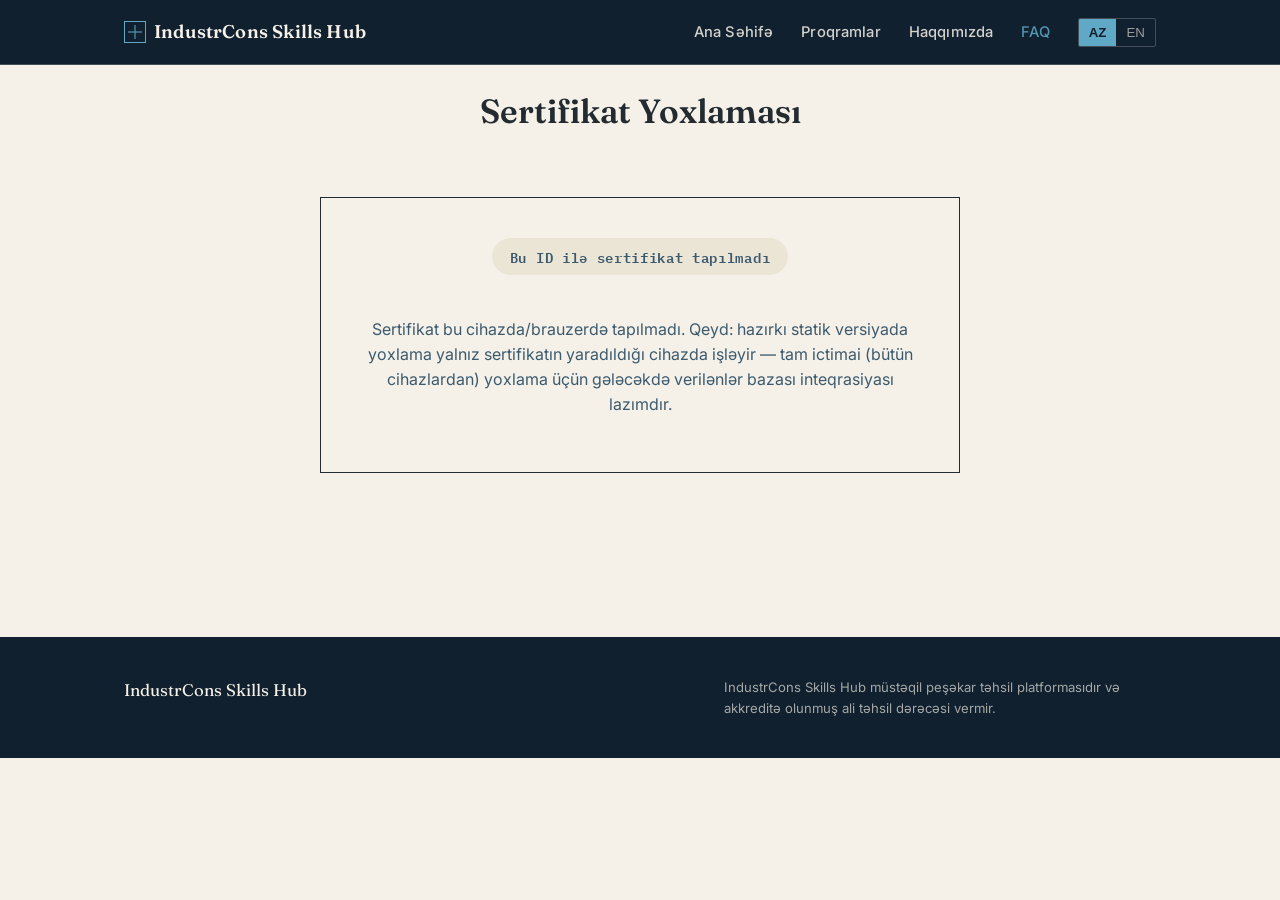
<file: verify.html>
<!doctype html>
<html lang="az">
<head>
<meta charset="utf-8">
<meta name="viewport" content="width=device-width, initial-scale=1">
<title>Verify Certificate — IndustrCons Skills Hub</title>
<link rel="stylesheet" href="css/style.css">
<style>
  .verify-card {
    max-width: 640px; margin: 60px auto; border: 1px solid var(--graphite); padding: 40px 34px; text-align: center;
  }
  .status-badge {
    display: inline-block; font-family: var(--mono); font-size: 0.85rem; font-weight: 600;
    padding: 8px 18px; border-radius: 999px; margin-bottom: 26px; letter-spacing: 0.05em;
  }
  .status-ok { background: #DDEEE2; color: #1F6F43; }
  .status-revoked { background: #F4DCC9; color: #A34E1D; }
  .status-notfound { background: var(--paper-2); color: var(--steel); }
  .v-row { display: flex; justify-content: space-between; padding: 12px 0; border-bottom: 1px solid var(--line); text-align: left; }
  .v-row .k { font-family: var(--mono); font-size: 0.7rem; text-transform: uppercase; color: var(--steel); letter-spacing: 0.05em; }
  .v-row .v { font-weight: 600; text-align: right; }
  .v-disclaimer { font-size: 0.8rem; color: var(--steel); margin-top: 26px; }
</style>
</head>
<body>

<header id="site-header" class="site-header"></header>

<section style="padding-top:20px;">
  <div class="wrap">
    <div class="section-head center" style="margin: 0 auto 10px; max-width: 640px;">
      <h2 data-i18n="verify_title"></h2>
    </div>

    <div class="verify-card" id="verify-card"></div>
  </div>
</section>

<footer id="site-footer" class="site-footer"></footer>

<script src="js/data.js"></script>
<script src="js/i18n.js"></script>
<script src="js/app.js"></script>
<script>
  document.documentElement.lang = getLang();
  initShell('faq');

  const lang = getLang();
  const params = new URLSearchParams(location.search);
  const id = params.get('id');
  const card = document.getElementById('verify-card');
  const cert = id ? getCertById(id) : null;

  if (!cert) {
    card.innerHTML = `
      <div class="status-badge status-notfound">${t('verify_status_notfound')}</div>
      <p class="muted">${t('verify_notfound_body')}</p>`;
  } else {
    const program = DB.programs.find(p => p.id === cert.programId);
    const revoked = cert.status === 'REVOKED';
    card.innerHTML = `
      <div class="status-badge ${revoked ? 'status-revoked' : 'status-ok'}">
        ${revoked ? '⚠ ' + t('verify_status_revoked') : '✓ ' + t('verify_status_ok')}
      </div>
      <div class="v-row"><span class="k">${t('dip_cred_label')}</span><span class="v">${cert.certId}</span></div>
      <div class="v-row"><span class="k">${t('verify_recipient')}</span><span class="v">${cert.name || '—'}</span></div>
      <div class="v-row"><span class="k">${t('verify_program')}</span><span class="v">${program ? program.title[lang] : cert.programCode}</span></div>
      <div class="v-row"><span class="k">${t('dip_date_label')}</span><span class="v">${formatFullDate(cert.date, lang)}</span></div>
      <div class="v-row"><span class="k">${t('dip_level_label')}</span><span class="v">${cert.level}</span></div>
      <div class="v-row"><span class="k">${t('dip_verify_code_label')}</span><span class="v">${cert.verifyCode}</span></div>
      <p class="v-disclaimer"><strong>${t('verify_disclaimer_lead')}</strong> ${t('dip_disclaimer')}</p>`;
  }
</script>
</body>
</html>
</file>
<file: css/style.css>
/* ============================================================
   IndustrCons Learning Hub — Design Tokens
   Palette: Ink Navy #10202E · Paper #F5F1E8 · Steel #3C5A6E
            Blueprint Cyan #5FA9C7 · Signal Amber #C97A3D
   Type: Fraunces (display) · Inter (body) · IBM Plex Mono (data)
   Signature: subjects & tasks are framed as technical drawing
   title blocks — corner tick marks + a mono data stamp.
   ============================================================ */

@import url('https://fonts.googleapis.com/css2?family=Fraunces:opsz,wght@9..144,400;9..144,600;9..144,700&family=Inter:wght@400;500;600;700&family=IBM+Plex+Mono:wght@400;500;600&display=swap');

:root {
  --ink: #10202E;
  --ink-2: #17293A;
  --paper: #F5F1E8;
  --paper-2: #EBE5D6;
  --steel: #3C5A6E;
  --cyan: #5FA9C7;
  --amber: #C97A3D;
  --graphite: #232B30;
  --line: rgba(16,32,46,0.16);
  --line-onDark: rgba(245,241,232,0.22);
  --radius: 2px;
  --serif: 'Fraunces', Georgia, serif;
  --sans: 'Inter', system-ui, sans-serif;
  --mono: 'IBM Plex Mono', ui-monospace, monospace;
}

* { box-sizing: border-box; }
html { scroll-behavior: smooth; }
body {
  margin: 0;
  font-family: var(--sans);
  background: var(--paper);
  color: var(--graphite);
  line-height: 1.55;
}
a { color: inherit; }
img { max-width: 100%; }

:focus-visible {
  outline: 2px solid var(--amber);
  outline-offset: 2px;
}

@media (prefers-reduced-motion: reduce) {
  * { animation: none !important; transition: none !important; }
}

.wrap { max-width: 1080px; margin: 0 auto; padding: 0 24px; }

/* ---------- Header ---------- */
.site-header {
  background: var(--ink);
  color: var(--paper);
  border-bottom: 1px solid var(--line-onDark);
  position: sticky; top: 0; z-index: 40;
}
.site-header .wrap {
  display: flex; align-items: center; justify-content: space-between;
  height: 64px;
}
.brand {
  font-family: var(--serif);
  font-weight: 600;
  font-size: 1.15rem;
  letter-spacing: 0.01em;
  text-decoration: none;
  color: var(--paper);
  display: flex; align-items: center; gap: 8px;
}
.brand-mark {
  width: 22px; height: 22px;
  border: 1.5px solid var(--cyan);
  position: relative;
  flex-shrink: 0;
}
.brand-mark::before, .brand-mark::after {
  content: ""; position: absolute; background: var(--cyan);
}
.brand-mark::before { top: 50%; left: 3px; right: 3px; height: 1px; transform: translateY(-50%); }
.brand-mark::after { left: 50%; top: 3px; bottom: 3px; width: 1px; transform: translateX(-50%); }

nav.main-nav { display: flex; align-items: center; gap: 28px; }
nav.main-nav a {
  text-decoration: none; color: var(--paper); opacity: 0.85;
  font-size: 0.92rem; font-weight: 500; letter-spacing: 0.01em;
}
nav.main-nav a:hover { opacity: 1; color: var(--cyan); }

.lang-toggle {
  display: flex; border: 1px solid var(--line-onDark); border-radius: var(--radius); overflow: hidden;
  font-family: var(--mono); font-size: 0.75rem;
}
.lang-toggle button {
  background: transparent; color: var(--paper); border: none; padding: 6px 10px; cursor: pointer;
  opacity: 0.6;
}
.lang-toggle button.active { background: var(--cyan); color: var(--ink); opacity: 1; font-weight: 600; }

/* ---------- Hero ---------- */
.hero {
  background: var(--ink); color: var(--paper);
  padding: 72px 0 88px;
  background-image:
    linear-gradient(var(--line-onDark) 1px, transparent 1px),
    linear-gradient(90deg, var(--line-onDark) 1px, transparent 1px);
  background-size: 40px 40px;
  background-position: center;
  position: relative;
}
.hero::after {
  content: ""; position: absolute; inset: 0;
  background: radial-gradient(ellipse at 30% 20%, rgba(95,169,199,0.14), transparent 60%);
  pointer-events: none;
}
.hero .wrap { position: relative; }
.eyebrow {
  font-family: var(--mono); font-size: 0.75rem; letter-spacing: 0.12em; text-transform: uppercase;
  color: var(--cyan); margin-bottom: 18px; display: flex; align-items: center; gap: 10px;
}
.eyebrow::before { content: ""; width: 24px; height: 1px; background: var(--cyan); }
.hero h1 {
  font-family: var(--serif); font-weight: 600; font-size: clamp(2.1rem, 5vw, 3.4rem);
  line-height: 1.08; margin: 0 0 22px; max-width: 16ch;
}
.hero p.sub {
  font-size: 1.08rem; max-width: 52ch; opacity: 0.82; margin: 0 0 32px;
}
.hero-ctas { display: flex; gap: 14px; flex-wrap: wrap; margin-bottom: 28px; }
.btn {
  display: inline-block; padding: 13px 24px; font-family: var(--sans); font-weight: 600; font-size: 0.92rem;
  text-decoration: none; border-radius: var(--radius); cursor: pointer; border: 1px solid transparent;
  transition: transform 0.15s ease, background 0.15s ease;
}
.btn:hover { transform: translateY(-1px); }
.btn-primary { background: var(--amber); color: var(--ink); }
.btn-primary:hover { background: #d98a4f; }
.btn-ghost { background: transparent; color: var(--paper); border-color: var(--line-onDark); }
.btn-ghost:hover { border-color: var(--cyan); color: var(--cyan); }
.btn-block { display: block; text-align: center; width: 100%; }

.hero-note {
  font-size: 0.82rem; opacity: 0.65; max-width: 46ch; border-left: 2px solid var(--steel); padding-left: 12px;
}

/* ---------- Sections ---------- */
section { padding: 64px 0; }
.section-head { margin-bottom: 36px; max-width: 62ch; }
.section-head h2 {
  font-family: var(--serif); font-weight: 600; font-size: clamp(1.5rem, 3vw, 2.1rem); margin: 0 0 10px;
}
.section-head p { color: var(--steel); margin: 0; font-size: 1rem; }

.how-grid {
  display: grid; grid-template-columns: repeat(4, 1fr); gap: 1px; background: var(--line);
  border: 1px solid var(--line);
}
.how-item { background: var(--paper); padding: 26px 22px; }
.how-num { font-family: var(--mono); color: var(--cyan); font-size: 0.8rem; margin-bottom: 14px; }
.how-item h3 { font-family: var(--serif); font-size: 1.08rem; margin: 0 0 8px; }
.how-item p { font-size: 0.9rem; color: var(--steel); margin: 0; }
@media (max-width: 800px) { .how-grid { grid-template-columns: 1fr 1fr; } }
@media (max-width: 520px) { .how-grid { grid-template-columns: 1fr; } }

/* ---------- Title-block cards (signature element) ---------- */
.tb-card {
  background: var(--paper);
  border: 1px solid var(--graphite);
  position: relative;
  padding: 22px 22px 0;
  text-decoration: none; color: var(--graphite); display: block;
  transition: box-shadow 0.15s ease, transform 0.15s ease;
}
.tb-card:hover { box-shadow: 4px 4px 0 var(--cyan); transform: translate(-2px,-2px); }
.tb-corner { position: absolute; width: 10px; height: 10px; border-color: var(--amber); }
.tb-corner.tl { top: -1px; left: -1px; border-top: 2px solid var(--amber); border-left: 2px solid var(--amber); }
.tb-corner.br { bottom: -1px; right: -1px; border-bottom: 2px solid var(--amber); border-right: 2px solid var(--amber); }
.tb-code { font-family: var(--mono); font-size: 0.72rem; color: var(--cyan); letter-spacing: 0.06em; }
.tb-card h3, .tb-card h2 {
  font-family: var(--serif); font-weight: 600; font-size: 1.3rem; margin: 10px 0 10px;
}
.tb-card p.desc { font-size: 0.92rem; color: var(--steel); margin: 0 0 18px; }
.tb-stamp {
  border-top: 1px solid var(--line); margin-top: 6px;
  display: flex; font-family: var(--mono); font-size: 0.72rem; color: var(--graphite);
}
.tb-stamp > div { padding: 10px 14px; border-right: 1px solid var(--line); flex: 1; }
.tb-stamp > div:last-child { border-right: none; }
.tb-stamp .k { display: block; color: var(--steel); font-size: 0.62rem; text-transform: uppercase; letter-spacing: 0.06em; margin-bottom: 2px; }

.card-grid { display: grid; grid-template-columns: repeat(3, 1fr); gap: 22px; }
@media (max-width: 900px) { .card-grid { grid-template-columns: 1fr 1fr; } }
@media (max-width: 620px) { .card-grid { grid-template-columns: 1fr; } }

.subject-grid { display: grid; grid-template-columns: repeat(2, 1fr); gap: 18px; }
@media (max-width: 700px) { .subject-grid { grid-template-columns: 1fr; } }

/* ---------- Program detail ---------- */
.pill {
  display: inline-block; font-family: var(--mono); font-size: 0.72rem; padding: 4px 10px;
  border: 1px solid var(--steel); color: var(--steel); border-radius: 999px; letter-spacing: 0.04em;
}
.detail-hero { background: var(--ink); color: var(--paper); padding: 48px 0; }
.detail-hero .pill { border-color: var(--cyan); color: var(--cyan); }
.detail-hero h1 { font-family: var(--serif); font-size: clamp(1.8rem,4vw,2.6rem); margin: 14px 0 10px; }
.detail-hero p.tagline { opacity: 0.8; max-width: 56ch; margin: 0 0 26px; }
.meta-row { display: flex; gap: 28px; flex-wrap: wrap; font-family: var(--mono); font-size: 0.82rem; color: var(--cyan); }
.meta-row span b { display: block; font-family: var(--sans); color: var(--paper); font-size: 1.2rem; font-weight: 600; }

.role-list { display: flex; flex-wrap: wrap; gap: 10px; }
.role-list span {
  font-size: 0.85rem; border: 1px solid var(--line); padding: 7px 13px; border-radius: 999px; color: var(--steel);
}

/* ---------- Subject detail ---------- */
.breadcrumb { font-family: var(--mono); font-size: 0.78rem; color: var(--steel); margin-bottom: 18px; }
.breadcrumb a { color: var(--steel); text-decoration: none; }
.breadcrumb a:hover { color: var(--amber); }

.stack { display: flex; flex-direction: column; gap: 44px; }
.block h2 {
  font-family: var(--serif); font-size: 1.35rem; margin: 0 0 14px;
  display: flex; align-items: center; gap: 10px;
}
.block h2::before { content: ""; width: 18px; height: 1px; background: var(--amber); }
.outcomes-list { margin: 0; padding-left: 20px; }
.outcomes-list li { margin-bottom: 8px; }

.resource-card { border: 1px solid var(--line); padding: 16px 18px; margin-bottom: 12px; }
.resource-card .r-title { font-weight: 600; margin-bottom: 3px; }
.resource-card .r-org { font-family: var(--mono); font-size: 0.75rem; color: var(--steel); margin-bottom: 8px; }
.resource-card .r-why { font-size: 0.9rem; color: var(--graphite); }

.module-list { list-style: none; margin: 0; padding: 0; counter-reset: mod; }
.module-list li {
  counter-increment: mod; padding: 12px 0 12px 40px; border-bottom: 1px solid var(--line); position: relative; font-size: 0.95rem;
}
.module-list li::before {
  content: counter(mod, decimal-leading-zero); position: absolute; left: 0; font-family: var(--mono);
  color: var(--cyan); font-size: 0.82rem; top: 12px;
}

.task-card {
  border: 1px solid var(--graphite); position: relative; margin-bottom: 22px;
}
.task-head {
  display: flex; justify-content: space-between; align-items: center;
  padding: 14px 18px; background: var(--ink); color: var(--paper);
}
.task-head h3 { font-family: var(--serif); font-size: 1.05rem; margin: 0; }
.task-diff { font-family: var(--mono); font-size: 0.7rem; color: var(--cyan); letter-spacing: 0.05em; }
.task-body { padding: 18px; }
.task-field { margin-bottom: 14px; }
.task-field .lbl {
  font-family: var(--mono); font-size: 0.68rem; text-transform: uppercase; letter-spacing: 0.07em;
  color: var(--steel); margin-bottom: 5px; display: block;
}
.task-field p { margin: 0; font-size: 0.94rem; }
.mentor-box { background: var(--paper-2); border-left: 3px solid var(--amber); padding: 14px 16px; font-size: 0.92rem; }
.crit-list { margin: 0; padding-left: 18px; font-size: 0.9rem; }
.task-foot {
  display: flex; justify-content: space-between; align-items: center;
  border-top: 1px solid var(--line); padding: 12px 18px; font-family: var(--mono); font-size: 0.78rem; color: var(--steel);
}
.mark-btn {
  font-family: var(--sans); font-size: 0.82rem; font-weight: 600; border: 1px solid var(--steel);
  background: transparent; padding: 8px 14px; border-radius: var(--radius); cursor: pointer;
}
.mark-btn.done { background: var(--cyan); color: var(--ink); border-color: var(--cyan); }

.coming-soon-box {
  border: 1px dashed var(--steel); padding: 28px; text-align: center; color: var(--steel); font-size: 0.95rem;
}

.progress-track { height: 5px; background: var(--line); position: relative; overflow: hidden; }
.progress-fill { height: 100%; background: var(--amber); width: 0%; transition: width 0.3s ease; }

/* ---------- Footer ---------- */
footer.site-footer {
  background: var(--ink); color: var(--paper); padding: 40px 0; margin-top: 40px;
}
footer.site-footer .wrap {
  display: flex; justify-content: space-between; align-items: flex-start; gap: 24px; flex-wrap: wrap;
}
footer .foot-note { max-width: 54ch; font-size: 0.82rem; opacity: 0.65; }
footer .foot-brand { font-family: var(--serif); font-size: 1.05rem; }

/* ---------- Utility ---------- */
.muted { color: var(--steel); }
.center { text-align: center; }
</file>
